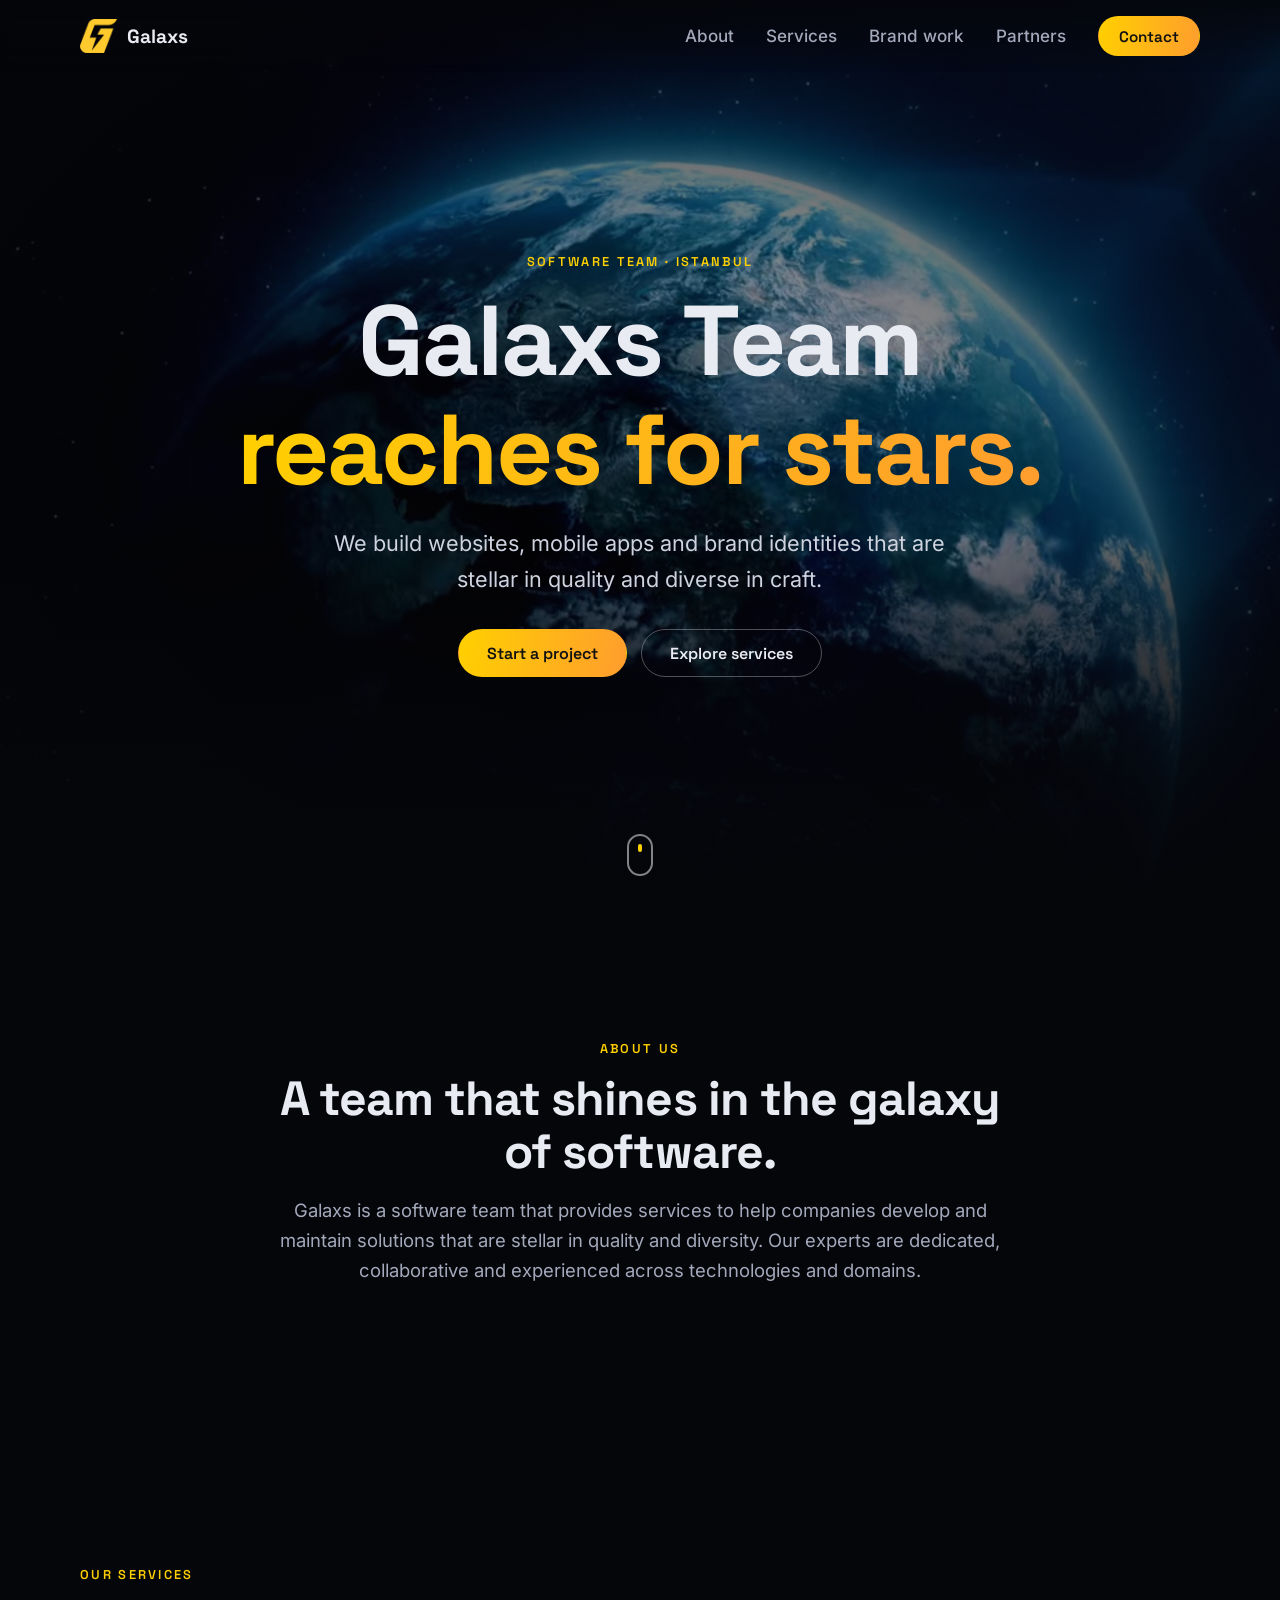
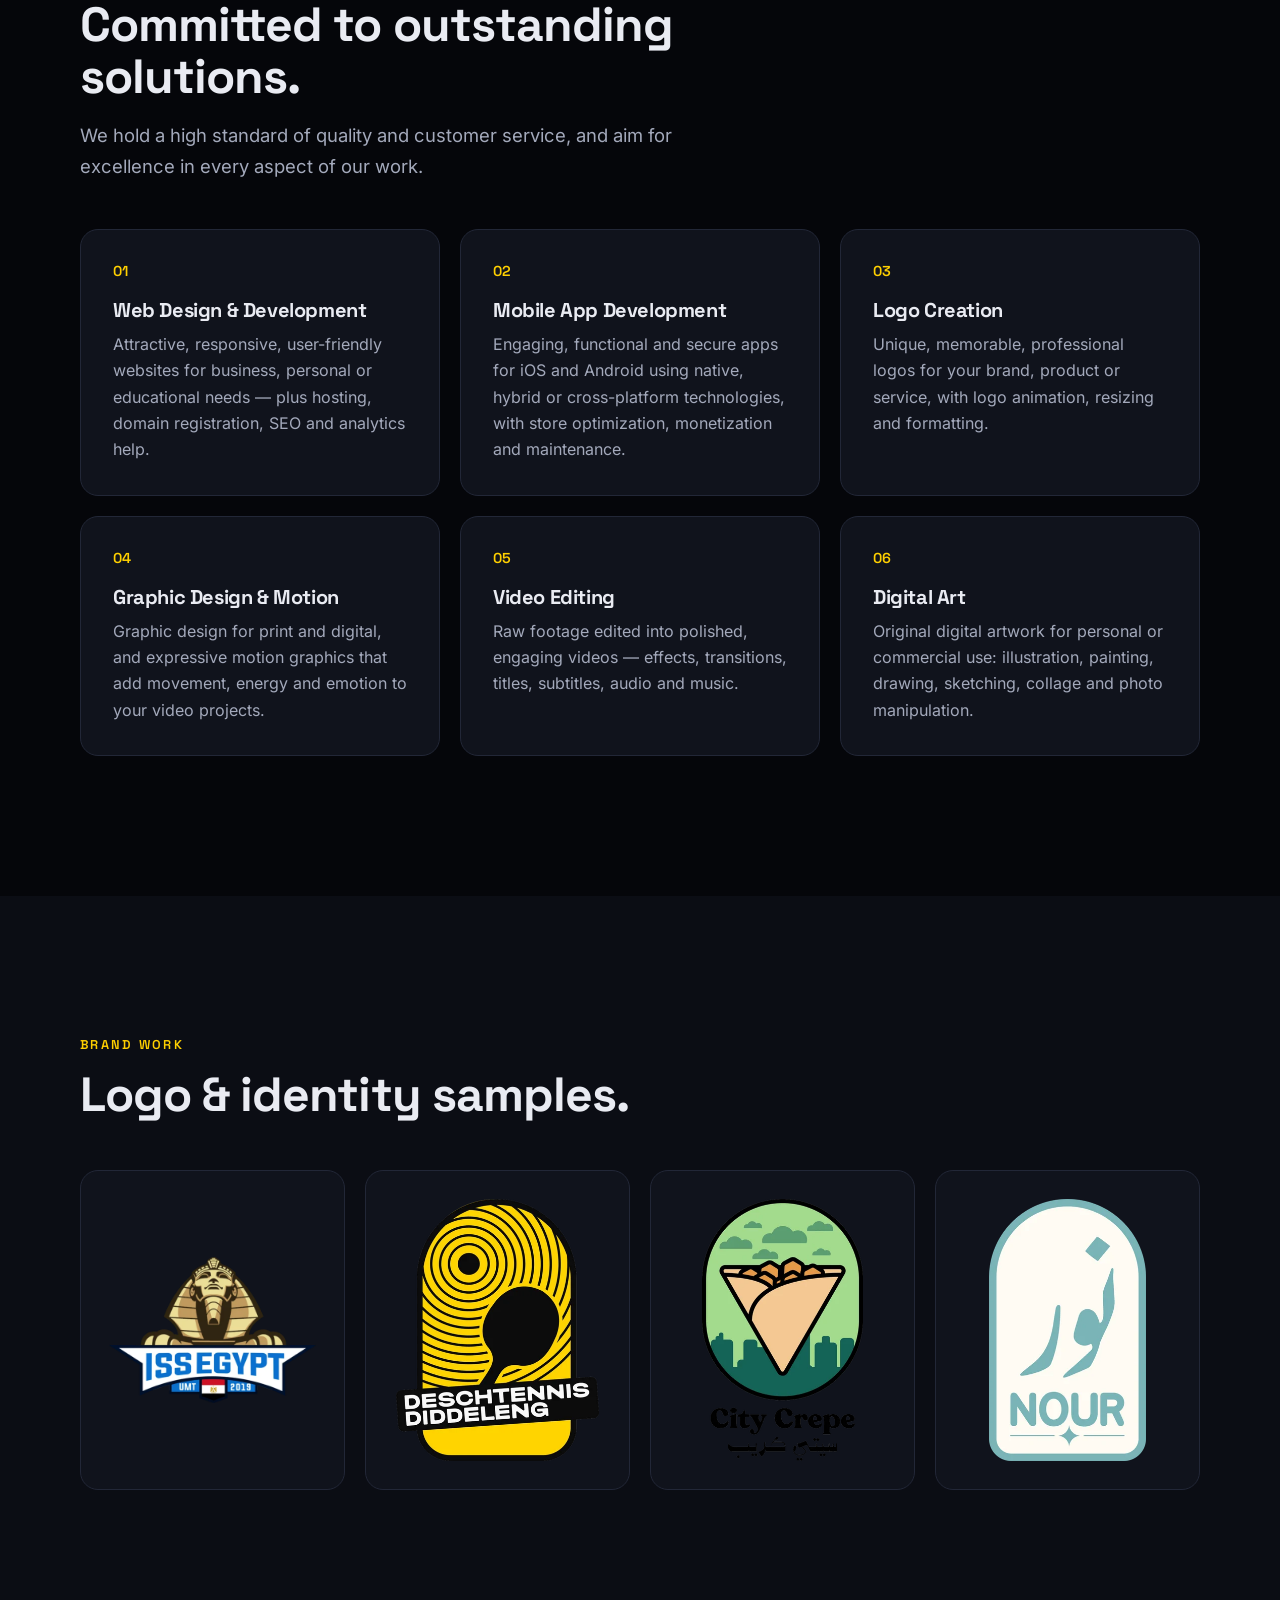
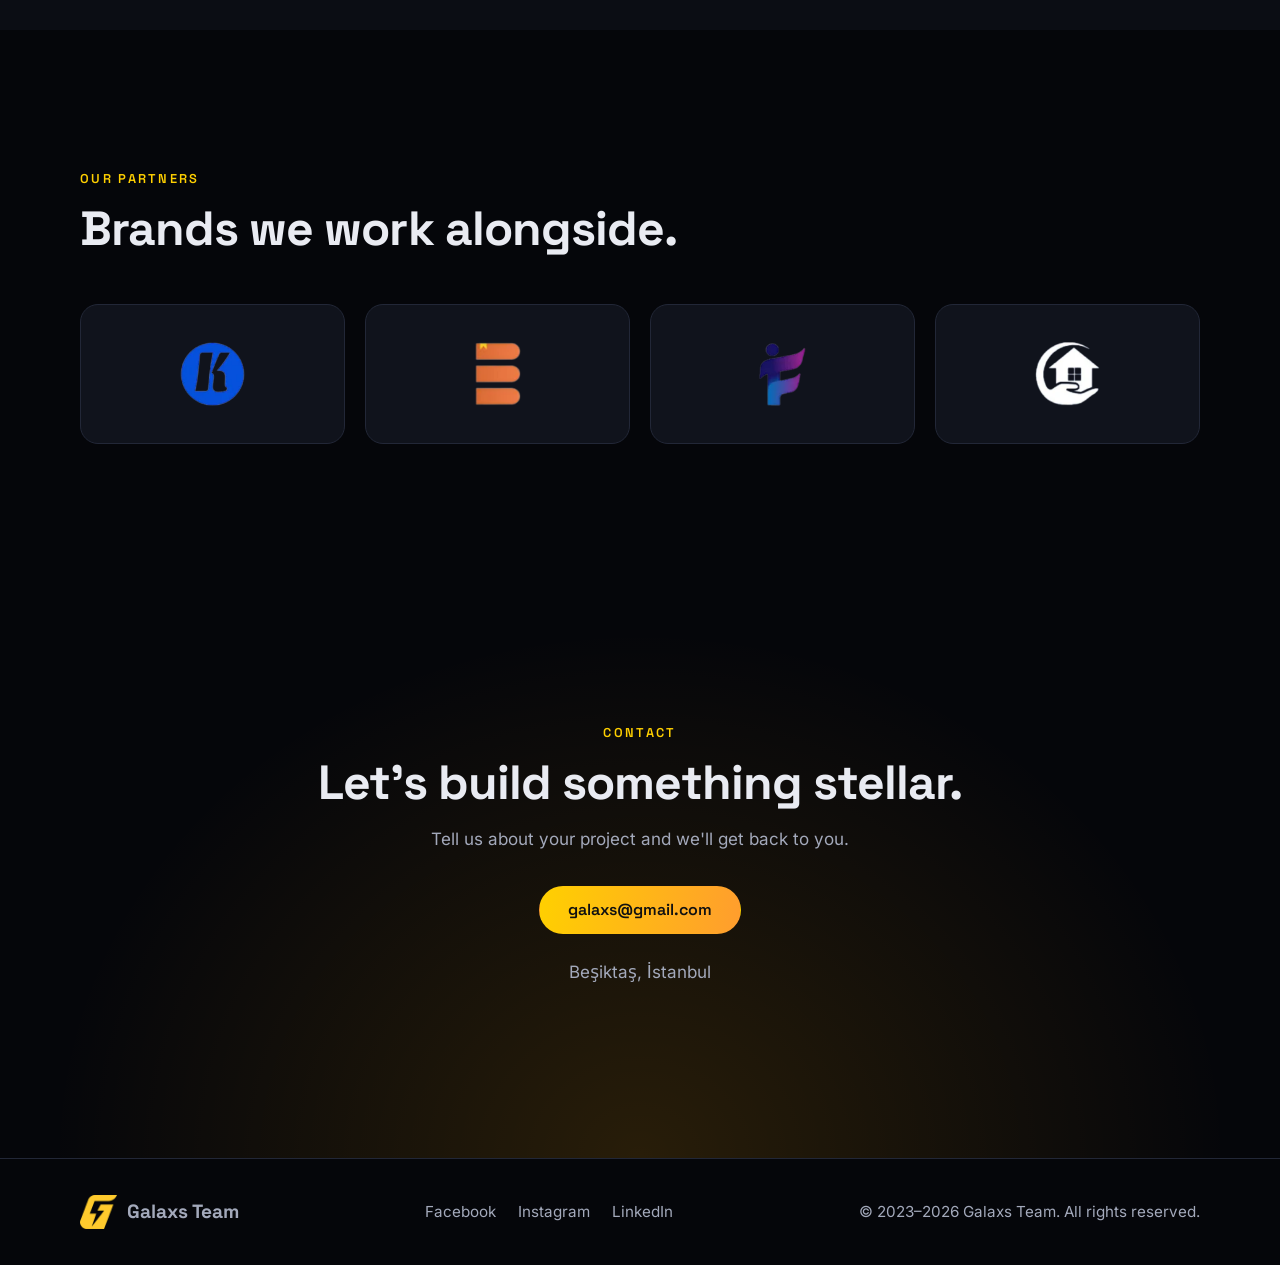
<file: public/index.html>
<!DOCTYPE html>
<html lang="en">
<head>
  <meta charset="UTF-8">
  <meta name="viewport" content="width=device-width, initial-scale=1">
  <title>Galaxs Team — Software, Web, Mobile &amp; Brand Design in Istanbul</title>
  <meta name="description" content="Galaxs is a software team in Istanbul building websites, mobile apps, logos, graphics, motion and video for companies that want stellar quality.">
  <meta name="theme-color" content="#05060a">
  <link rel="canonical" href="https://mohammedszd.github.io/galaxy-site/">
  <meta property="og:type" content="website">
  <meta property="og:url" content="https://mohammedszd.github.io/galaxy-site/">
  <meta property="og:title" content="Galaxs Team — Reaching for stars">
  <meta property="og:description" content="Web, mobile, brand and video work from a software team based in Istanbul.">
  <meta property="og:image" content="https://mohammedszd.github.io/galaxy-site/assets/img/og.jpg">
  <meta property="og:image:width" content="1200">
  <meta property="og:image:height" content="675">
  <meta name="twitter:card" content="summary_large_image">
  <link rel="icon" href="favicon.ico" sizes="any">
  <link rel="icon" type="image/png" sizes="32x32" href="assets/img/icon-32.png">
  <link rel="apple-touch-icon" href="assets/img/apple-touch-icon.png">
  <link rel="preload" href="assets/fonts/SpaceGrotesk.woff2" as="font" type="font/woff2" crossorigin>
  <link rel="stylesheet" href="assets/css/style.css">
  <script type="application/ld+json">
  {"@context":"https://schema.org","@type":"Organization","name":"Galaxs Team","email":"galaxs@gmail.com","address":{"@type":"PostalAddress","addressLocality":"Beşiktaş, İstanbul","addressCountry":"TR"},"sameAs":["https://www.facebook.com/Galaxs2023","https://www.instagram.com/galaxsteam/","https://www.linkedin.com/company/galaxs/"]}
  </script>
</head>
<body>
  <a class="skip" href="#main">Skip to content</a>

  <header class="site-header" id="top">
    <nav class="nav" aria-label="Main">
      <a class="brand" href="#top" aria-label="Galaxs Team — home">
        <img src="assets/img/logo.webp" width="40" height="37" alt="">
        <span>Galaxs</span>
      </a>
      <button class="menu-btn" aria-expanded="false" aria-controls="menu" aria-label="Open menu"><span></span><span></span></button>
      <ul class="menu" id="menu">
        <li><a href="#about">About</a></li>
        <li><a href="#services">Services</a></li>
        <li><a href="#work">Brand work</a></li>
        <li><a href="#partners">Partners</a></li>
        <li><a class="btn btn-sm" href="#contact">Contact</a></li>
      </ul>
    </nav>
  </header>

  <main id="main">
    <section class="hero">
      <video class="hero-video" autoplay loop muted playsinline preload="metadata" poster="assets/img/hero-poster.jpg" aria-hidden="true" tabindex="-1">
        <source src="assets/video/hero.webm" type="video/webm">
        <source src="assets/video/hero.mp4" type="video/mp4">
      </video>
      <div class="hero-shade"></div>
      <div class="hero-inner">
        <p class="eyebrow">Software team · Istanbul</p>
        <h1>Galaxs Team<br><span class="grad">reaches for stars.</span></h1>
        <p class="lead">We build websites, mobile apps and brand identities that are stellar in quality and diverse in craft.</p>
        <div class="cta">
          <a class="btn" href="#contact">Start a project</a>
          <a class="btn btn-ghost" href="#services">Explore services</a>
        </div>
      </div>
      <a class="scroll-cue" href="#about" aria-label="Scroll to About"><span></span></a>
    </section>

    <section class="section about" id="about">
      <div class="wrap narrow reveal">
        <p class="eyebrow">About us</p>
        <h2>A team that shines in the galaxy of software.</h2>
        <p>Galaxs is a software team that provides services to help companies develop and maintain solutions that are stellar in quality and diversity. Our experts are dedicated, collaborative and experienced across technologies and domains.</p>
      </div>
    </section>

    <section class="section" id="services">
      <div class="wrap">
        <div class="reveal head">
          <p class="eyebrow">Our services</p>
          <h2>Committed to outstanding solutions.</h2>
          <p>We hold a high standard of quality and customer service, and aim for excellence in every aspect of our work.</p>
        </div>
        <div class="cards">
          <article class="card reveal"><span class="num">01</span><h3>Web Design &amp; Development</h3><p>Attractive, responsive, user-friendly websites for business, personal or educational needs — plus hosting, domain registration, SEO and analytics help.</p></article>
          <article class="card reveal"><span class="num">02</span><h3>Mobile App Development</h3><p>Engaging, functional and secure apps for iOS and Android using native, hybrid or cross-platform technologies, with store optimization, monetization and maintenance.</p></article>
          <article class="card reveal"><span class="num">03</span><h3>Logo Creation</h3><p>Unique, memorable, professional logos for your brand, product or service, with logo animation, resizing and formatting.</p></article>
          <article class="card reveal"><span class="num">04</span><h3>Graphic Design &amp; Motion</h3><p>Graphic design for print and digital, and expressive motion graphics that add movement, energy and emotion to your video projects.</p></article>
          <article class="card reveal"><span class="num">05</span><h3>Video Editing</h3><p>Raw footage edited into polished, engaging videos — effects, transitions, titles, subtitles, audio and music.</p></article>
          <article class="card reveal"><span class="num">06</span><h3>Digital Art</h3><p>Original digital artwork for personal or commercial use: illustration, painting, drawing, sketching, collage and photo manipulation.</p></article>
        </div>
      </div>
    </section>

    <section class="section alt" id="work">
      <div class="wrap">
        <div class="reveal head">
          <p class="eyebrow">Brand work</p>
          <h2>Logo &amp; identity samples.</h2>
        </div>
        <ul class="work">
          <li class="reveal"><img src="assets/img/issegypt.webp" width="520" height="368" loading="lazy" alt="ISS Egypt logo with a sphinx emblem"></li>
          <li class="reveal"><img src="assets/img/deschtennis.webp" width="401" height="520" loading="lazy" alt="Deschtennis Diddeleng table tennis logo"></li>
          <li class="reveal"><img src="assets/img/citycrepe.webp" width="319" height="520" loading="lazy" alt="City Crepe logo with a crepe over a city skyline"></li>
          <li class="reveal"><img src="assets/img/nour.webp" width="312" height="520" loading="lazy" alt="Nour logo with Arabic calligraphy"></li>
        </ul>
      </div>
    </section>

    <section class="section" id="partners">
      <div class="wrap">
        <div class="reveal head">
          <p class="eyebrow">Our partners</p>
          <h2>Brands we work alongside.</h2>
        </div>
        <ul class="partners">
          <li><img src="assets/img/partner-k.webp" width="111" height="110" loading="lazy" alt="Partner logo: blue circle with letter K"></li>
          <li><img src="assets/img/partner-b.webp" width="57" height="78" loading="lazy" alt="Partner logo: orange stacked letter B"></li>
          <li><img src="assets/img/partner-f.webp" width="65" height="90" loading="lazy" alt="Partner logo: purple and blue letter F"></li>
          <li><img src="assets/img/partner-home.webp" width="105" height="102" loading="lazy" alt="Partner logo: house in a hand"></li>
        </ul>
      </div>
    </section>

    <section class="section contact" id="contact">
      <div class="wrap narrow reveal">
        <p class="eyebrow">Contact</p>
        <h2>Let's build something stellar.</h2>
        <p>Tell us about your project and we'll get back to you.</p>
        <a class="btn" href="mailto:galaxs@gmail.com?subject=Project%20enquiry">galaxs@gmail.com</a>
        <p class="loc">Beşiktaş, İstanbul</p>
      </div>
    </section>
  </main>

  <footer class="footer">
    <div class="wrap foot">
      <a class="brand" href="#top"><img src="assets/img/logo.webp" width="32" height="30" alt=""><span>Galaxs Team</span></a>
      <ul class="social" aria-label="Social media">
        <li><a href="https://www.facebook.com/Galaxs2023" target="_blank" rel="noopener noreferrer">Facebook</a></li>
        <li><a href="https://www.instagram.com/galaxsteam/" target="_blank" rel="noopener noreferrer">Instagram</a></li>
        <li><a href="https://www.linkedin.com/company/galaxs/" target="_blank" rel="noopener noreferrer">LinkedIn</a></li>
      </ul>
      <p>© 2023–<span id="yr">2026</span> Galaxs Team. All rights reserved.</p>
    </div>
  </footer>
  <script src="assets/js/main.js" defer></script>
</body>
</html>
</file>
<file: public/assets/css/style.css>
@font-face{font-family:"Space Grotesk";src:url(../fonts/SpaceGrotesk.woff2) format("woff2");font-weight:500 700;font-display:swap}
@font-face{font-family:Inter;src:url(../fonts/Inter.woff2) format("woff2");font-weight:400 600;font-display:swap}
:root{--bg:#05060a;--bg2:#0b0d14;--card:#10131c;--line:#222737;--text:#e9ebf2;--muted:#a3a9bb;--gold:#ffd000;--gold2:#ff9d2e;--r:18px;
--head:"Space Grotesk",system-ui,sans-serif;--body:Inter,system-ui,sans-serif}
*{box-sizing:border-box;margin:0;padding:0}
html{scroll-behavior:smooth;scroll-padding-top:72px}
body{background:var(--bg);color:var(--text);font:400 1.0625rem/1.65 var(--body);-webkit-font-smoothing:antialiased}
img{max-width:100%;height:auto;display:block}
ul{list-style:none}
a{color:inherit}
:focus-visible{outline:3px solid var(--gold);outline-offset:3px;border-radius:6px}
.skip{position:absolute;left:12px;top:-60px;background:var(--gold);color:#000;padding:10px 16px;border-radius:8px;z-index:200}
.skip:focus{top:12px}
.wrap{width:min(1120px,100% - 40px);margin-inline:auto}
.narrow{max-width:760px}
h1,h2,h3{font-family:var(--head);line-height:1.1;letter-spacing:-.02em}
h2{font-size:clamp(1.9rem,4.5vw,3rem);margin-bottom:1rem}
h3{font-size:1.25rem;margin-bottom:.6rem}
.eyebrow{font:600 .8rem var(--head);letter-spacing:.18em;text-transform:uppercase;color:var(--gold);margin-bottom:1rem}
.grad{background:linear-gradient(100deg,var(--gold),var(--gold2));-webkit-background-clip:text;background-clip:text;color:transparent}
.btn{display:inline-flex;align-items:center;justify-content:center;min-height:48px;padding:0 28px;border-radius:999px;background:linear-gradient(100deg,var(--gold),var(--gold2));color:#111;font:600 1rem var(--head);text-decoration:none;border:1px solid transparent;transition:transform .25s,box-shadow .25s}
.btn:hover{transform:translateY(-2px);box-shadow:0 10px 30px -8px rgba(255,190,0,.55)}
.btn-sm{min-height:40px;padding:0 20px;font-size:.95rem}
.btn-ghost{background:transparent;color:var(--text);border-color:rgba(255,255,255,.3)}
.btn-ghost:hover{border-color:var(--gold);box-shadow:none}
/* header */
.site-header{position:fixed;inset:0 0 auto;z-index:100;background:linear-gradient(rgba(5,6,10,.85),transparent);backdrop-filter:blur(6px)}
.nav{width:min(1120px,100% - 40px);margin-inline:auto;height:72px;display:flex;align-items:center;justify-content:space-between}
.brand{display:flex;align-items:center;gap:10px;text-decoration:none;font:700 1.2rem var(--head)}
.brand img{width:auto;height:34px}
.menu{display:flex;align-items:center;gap:32px}
.menu a:not(.btn){text-decoration:none;color:var(--muted);font-weight:500;transition:color .2s}
.menu a:not(.btn):hover{color:var(--gold)}
.menu-btn{display:none;background:none;border:0;width:44px;height:44px;cursor:pointer;position:relative}
.menu-btn span{position:absolute;left:11px;right:11px;height:2px;background:var(--text);transition:.25s}
.menu-btn span:first-child{top:18px}.menu-btn span:last-child{top:26px}
.menu-btn[aria-expanded=true] span:first-child{top:22px;transform:rotate(45deg)}
.menu-btn[aria-expanded=true] span:last-child{top:22px;transform:rotate(-45deg)}
/* hero */
.hero{position:relative;min-height:100svh;display:grid;place-items:center;text-align:center;overflow:hidden;padding:110px 20px 80px}
.hero-video,.hero-shade{position:absolute;inset:0;width:100%;height:100%}
.hero-video{object-fit:cover}
.hero-shade{background:radial-gradient(ellipse at center,rgba(5,6,10,.25),rgba(5,6,10,.8) 80%),linear-gradient(transparent 60%,var(--bg))}
.hero-inner{position:relative;max-width:860px}
.hero h1{font-size:clamp(2.8rem,9vw,6.2rem);margin-bottom:1.4rem}
.lead{font-size:clamp(1.05rem,2.2vw,1.35rem);color:#cfd3e0;max-width:620px;margin:0 auto 2rem}
.cta{display:flex;gap:14px;justify-content:center;flex-wrap:wrap}
.scroll-cue{position:absolute;bottom:24px;left:50%;width:26px;height:42px;margin-left:-13px;border:2px solid rgba(255,255,255,.5);border-radius:14px}
.scroll-cue span{position:absolute;left:50%;top:8px;width:4px;height:8px;margin-left:-2px;border-radius:2px;background:var(--gold);animation:cue 1.8s infinite}
@keyframes cue{50%{transform:translateY(12px);opacity:.2}}
/* sections */
.section{padding:clamp(72px,11vw,140px) 0}
.alt{background:var(--bg2)}
.about{text-align:center}.about .narrow,.contact .narrow{margin-inline:auto}
.about p:not(.eyebrow),.head p:not(.eyebrow){color:var(--muted);font-size:1.15rem}
.head{max-width:680px;margin-bottom:3rem}
.cards{display:grid;grid-template-columns:repeat(auto-fit,minmax(300px,1fr));gap:20px}
.card{background:var(--card);border:1px solid var(--line);border-radius:var(--r);padding:32px;transition:transform .3s,border-color .3s,background .3s}
.card:hover{transform:translateY(-6px);border-color:rgba(255,208,0,.55);background:#141826}
.card .num{display:block;font:600 .9rem var(--head);color:var(--gold);margin-bottom:1.2rem}
.card p{color:var(--muted);font-size:1rem}
.work{display:grid;align-items:stretch;grid-template-columns:repeat(auto-fit,minmax(220px,1fr));gap:20px}
.work li{overflow:hidden;background:var(--card);border:1px solid var(--line);border-radius:var(--r);padding:28px;display:flex;align-items:center;justify-content:center;height:320px;transition:transform .3s}
.work li:hover{transform:scale(1.03)}
.work img{max-width:100%;max-height:100%;width:auto;height:auto;min-height:0}
.partners{display:flex;flex-wrap:wrap;gap:20px}
.partners li{flex:1 1 160px;height:140px;display:grid;place-items:center;background:var(--card);border:1px solid var(--line);border-radius:var(--r);padding:24px;transition:border-color .3s}
.partners li:hover{border-color:rgba(255,208,0,.55)}
.partners img{max-height:64px;width:auto}
.contact{text-align:center;background:radial-gradient(ellipse at 50% 100%,rgba(255,170,0,.14),transparent 65%)}
.contact p:not(.eyebrow){color:var(--muted);margin-bottom:2rem}
.contact .loc{margin:1.5rem 0 0}
.footer{border-top:1px solid var(--line);padding:36px 0;color:var(--muted);font-size:.95rem}
.foot{display:flex;flex-wrap:wrap;gap:20px 40px;align-items:center;justify-content:space-between}
.social{display:flex;gap:22px}.social a{text-decoration:none}.social a:hover{color:var(--gold)}
/* reveal */
.js .reveal{opacity:0;transform:translateY(24px);transition:opacity .7s,transform .7s}
.js .reveal.in{opacity:1;transform:none}
@media(max-width:820px){
  .menu-btn{display:block}
  .menu{position:absolute;top:100%;left:0;right:0;flex-direction:column;align-items:stretch;gap:0;background:rgba(5,6,10,.97);padding:12px 20px 24px;border-bottom:1px solid var(--line);transform:translateY(-130%);transition:transform .35s;visibility:hidden}
  .menu.open{transform:none;visibility:visible}
  .menu li a:not(.btn){display:block;padding:14px 4px;font-size:1.15rem}
  .menu .btn{width:100%;margin-top:10px}
  .work{grid-template-columns:1fr 1fr}
  .work li{height:220px;padding:18px}
  .card{padding:26px}
}
@media(prefers-reduced-motion:reduce){
  html{scroll-behavior:auto}
  *,*::before,*::after{animation:none!important;transition:none!important}
  .js .reveal{opacity:1;transform:none}
}
</file>
